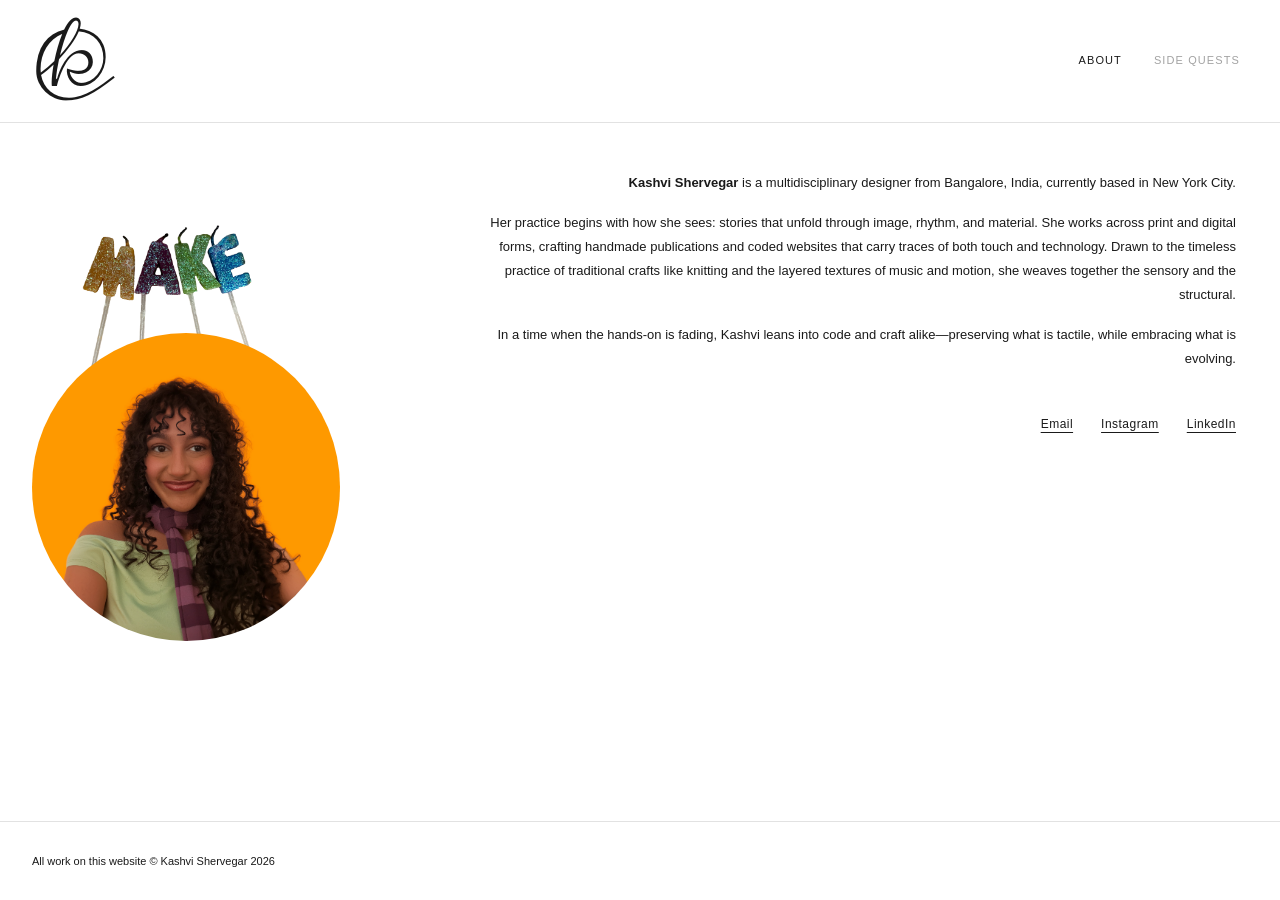
<file: about.html>
<!DOCTYPE html>
<html lang="en">
<head>
  <meta charset="UTF-8" />
  <meta name="viewport" content="width=device-width, initial-scale=1.0" />
  <title>About — Kashvi Shervegar</title>
  <link rel="stylesheet" href="static/css/style.css" />
  <link rel="icon" type="image/png" sizes="32x32" href="favicon-32x32.png" />
  <link rel="icon" type="image/png" sizes="16x16" href="favicon-16x16.png" />

</head>
<body class="about">

<header class="site-header">
  <div class="header-inner">
    <div class="header-left">
      <a href="index.html" class="logo-link" aria-label="Home">
        <span class="logo-text">k</span>
      </a>
    </div>
    <div class="header-right">
      <nav class="header-nav-right">
        <a href="about.html" data-nav class="active">ABOUT</a>
        <a href="sidequests.html" data-nav>SIDE QUESTS</a>
      </nav>
    </div>
  </div>
</header>

<div class="site-wrapper">
  <main class="site-main">
    <div class="about-layout">

      <!-- LEFT: profile photo with make image sitting on head -->
      <div class="about-photo-col">
        <div class="about-photo-stack">
          <img src="static/images/self.png" alt="Kashvi Shervegar" class="about-photo" />
          <img src="static/images/about/make.png" alt="" class="about-make" />
        </div>
      </div>

      <!-- RIGHT: bio + links -->
      <div class="about-text-col">
        <div class="about-bio">
          <p>
            <strong>Kashvi Shervegar</strong> is a multidisciplinary designer from Bangalore, India,
            currently based in New York City.
          </p>
          <p>
            Her practice begins with how she sees: stories that unfold through image,
            rhythm, and material. She works across print and digital forms, crafting
            handmade publications and coded websites that carry traces of both touch
            and technology. Drawn to the timeless practice of traditional crafts like
            knitting and the layered textures of music and motion, she weaves together
            the sensory and the structural.
          </p>
          <p>
            In a time when the hands-on is fading, Kashvi leans into code and craft
            alike&mdash;preserving what is tactile, while embracing what is evolving.
          </p>
        </div>

        <div class="about-links">
          <a href="mailto:kashvi.shervegar@gmail.com">Email</a>
          <a href="https://www.instagram.com/kashmakesart/" target="_blank" rel="noopener">Instagram</a>
          <a href="https://www.linkedin.com/in/kashvi-shervegar/" target="_blank" rel="noopener">LinkedIn</a>
        </div>
      </div>

    </div>
  </main>
  <footer class="about-footer">
    <p>All work on this website &copy; Kashvi Shervegar 2026</p>
  </footer>
</div>

<script src="static/js/main.js"></script>
</body>
</html>
</file>
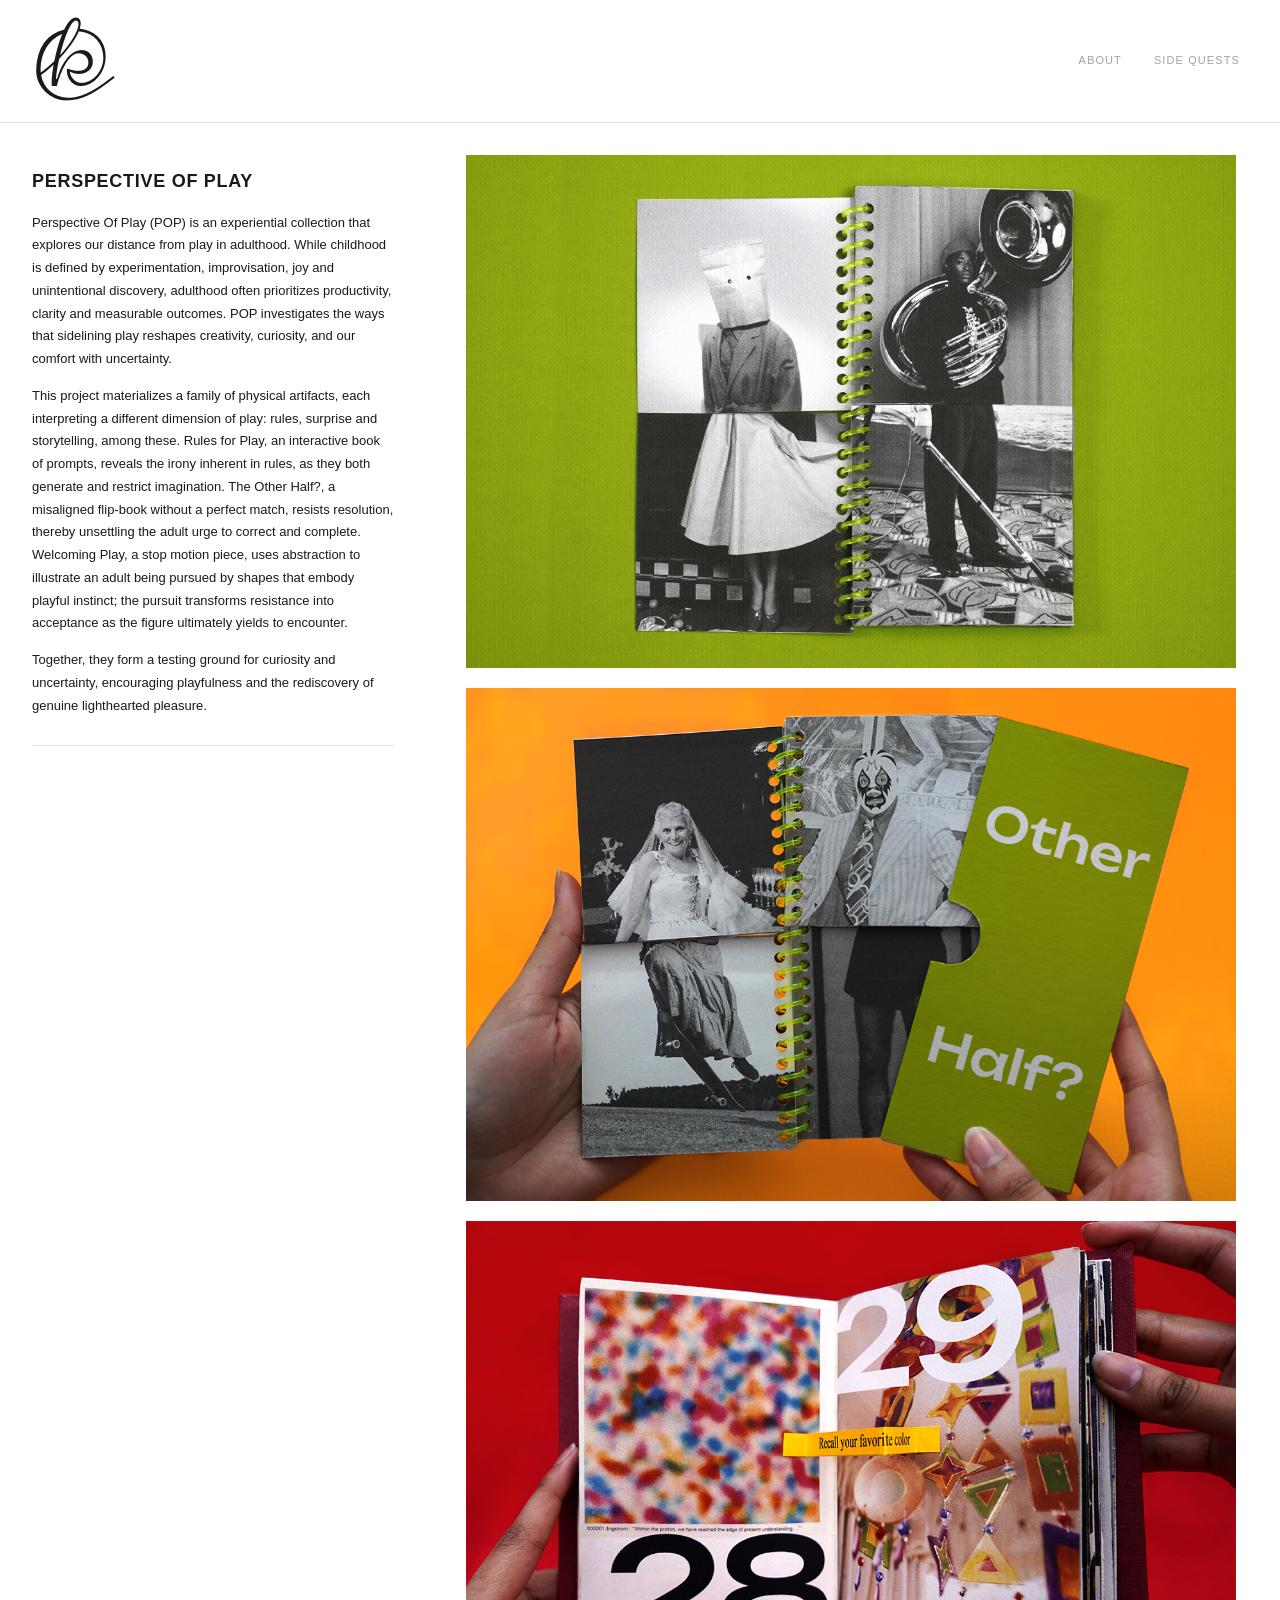
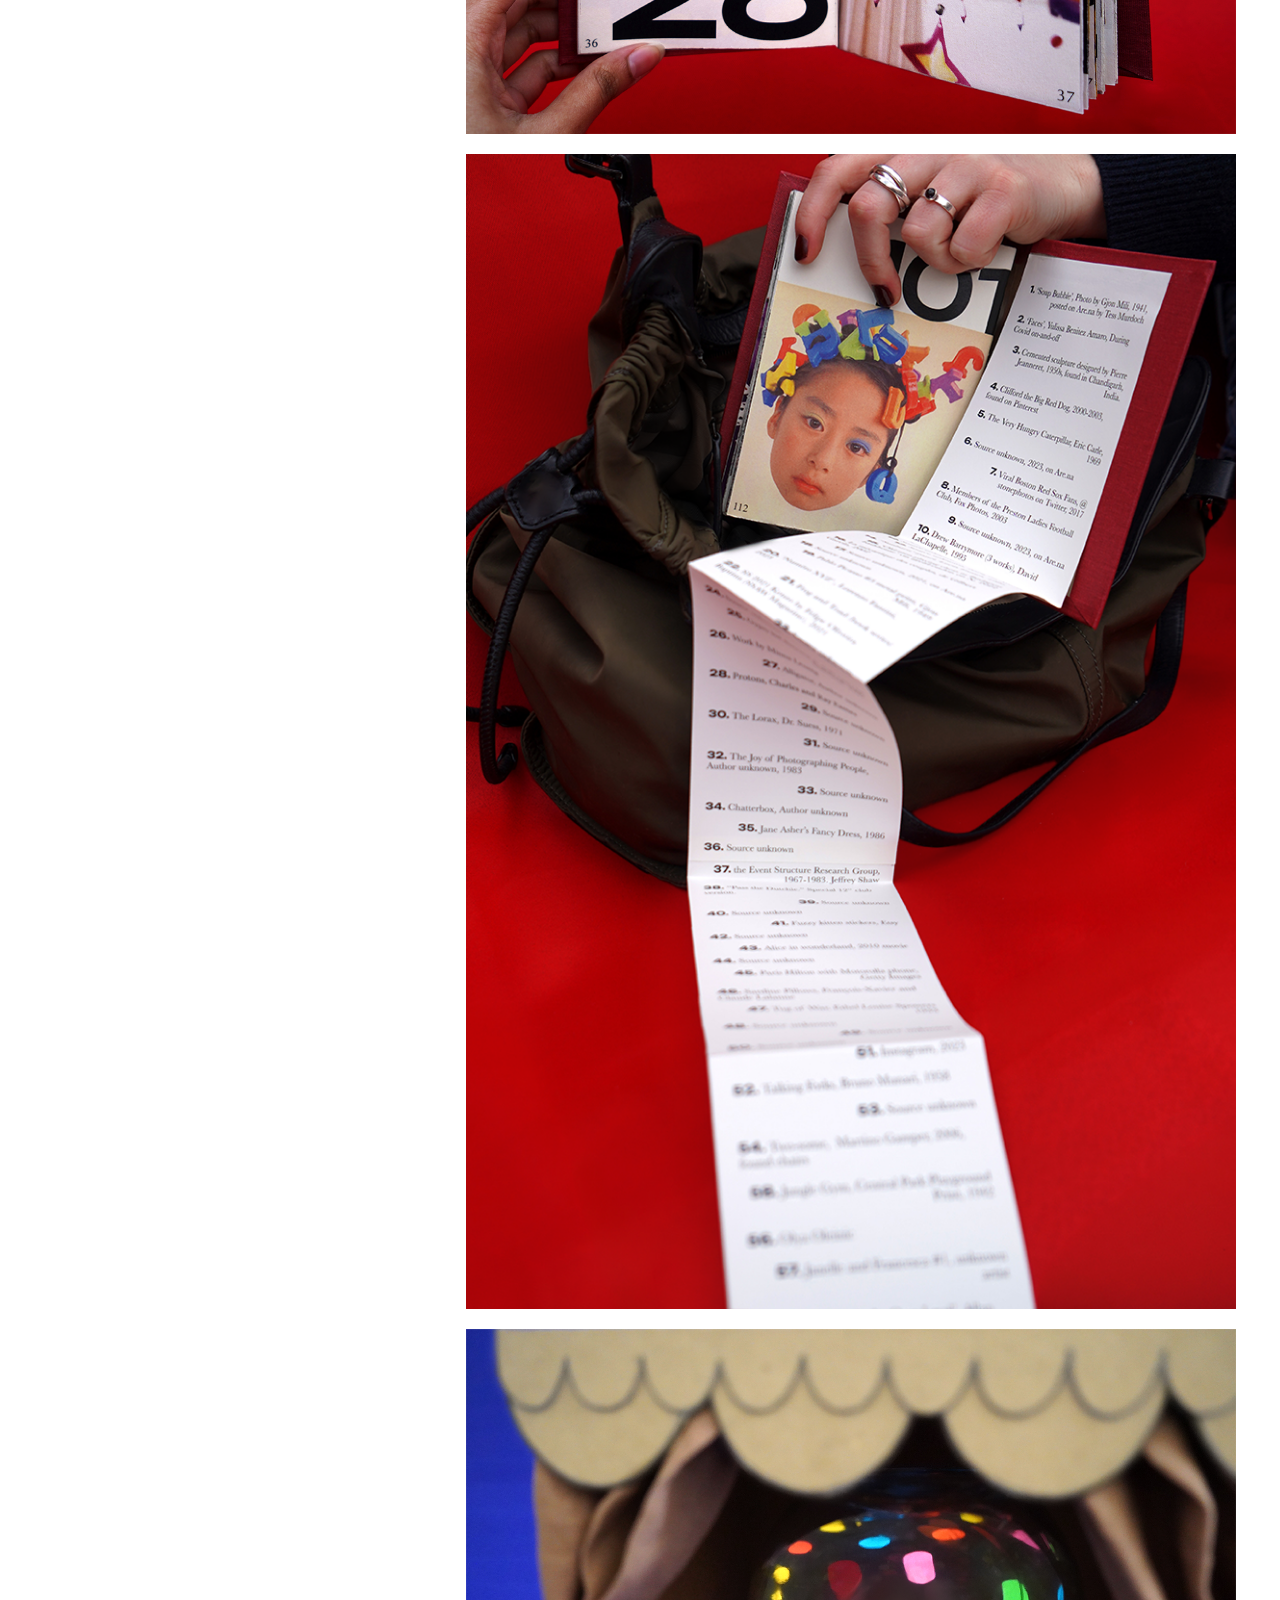
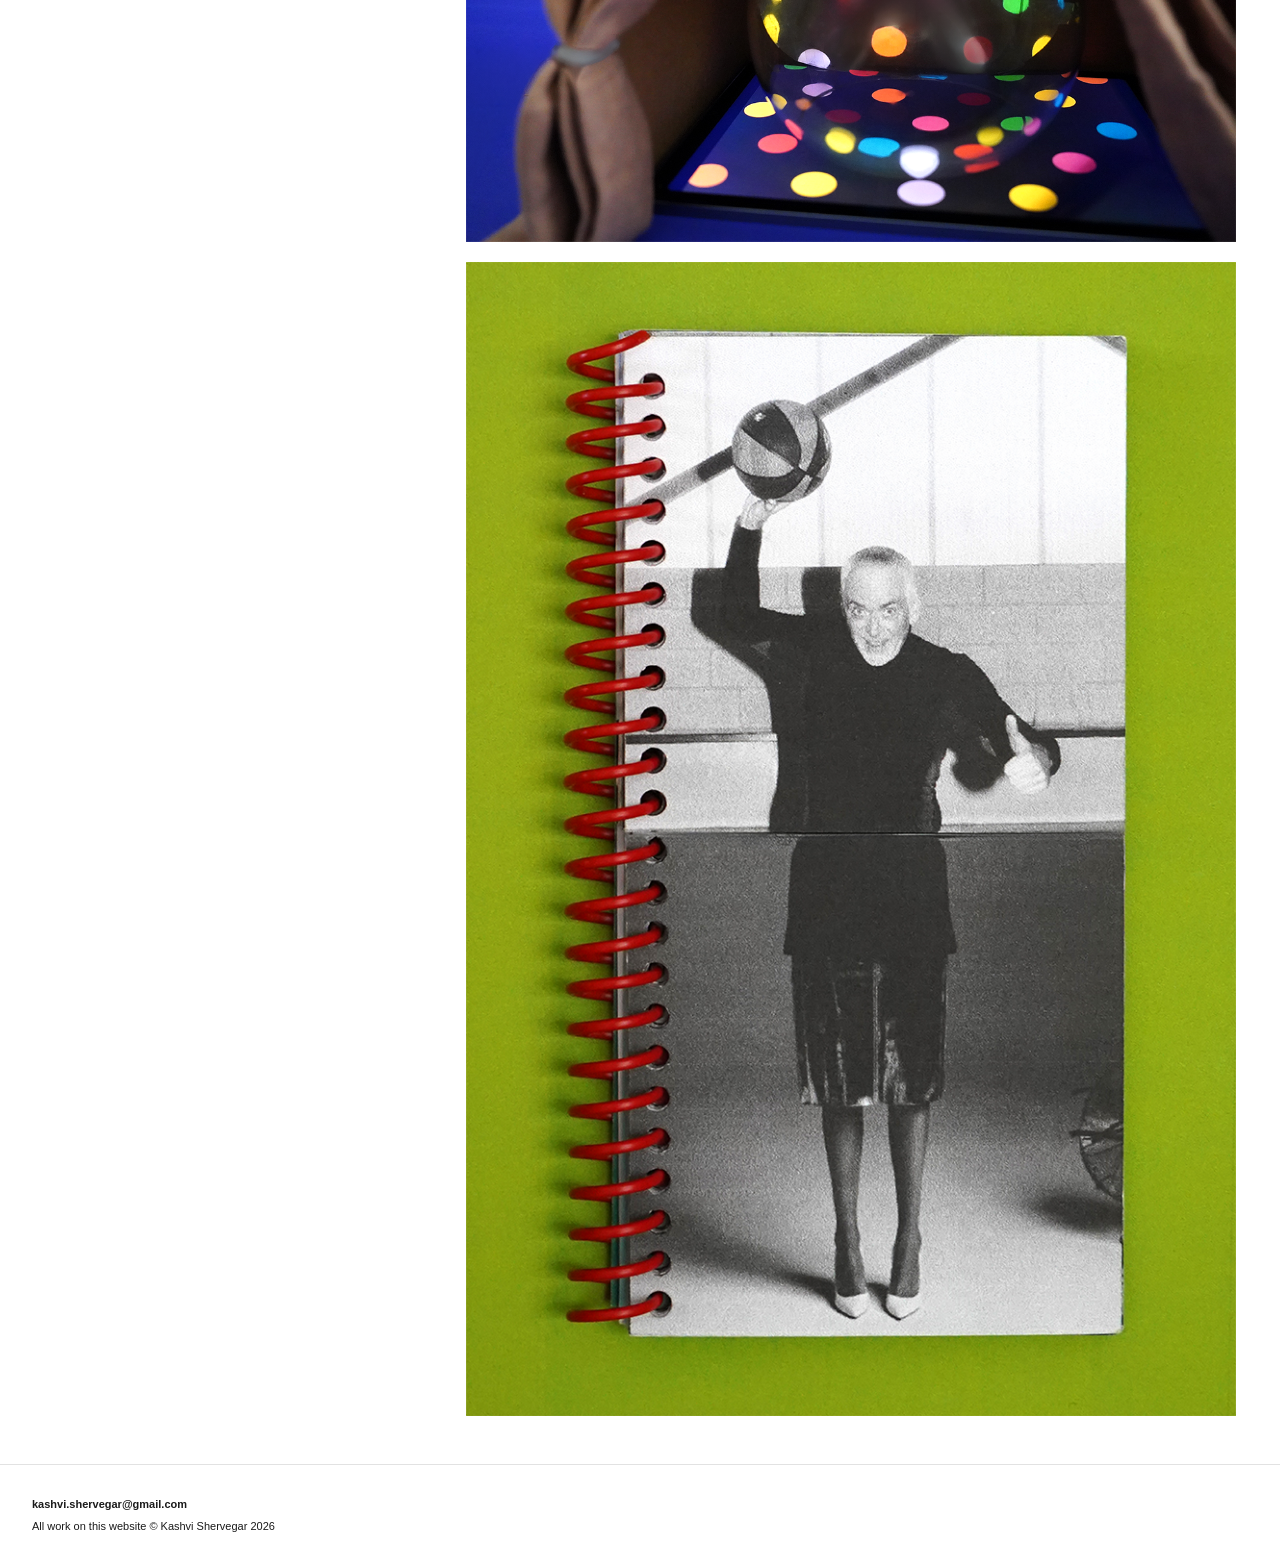
<file: project-four.html>
<!DOCTYPE html>
<html lang="en">
<head>
  <meta charset="UTF-8" />
  <meta name="viewport" content="width=device-width, initial-scale=1.0" />
  <title>Perspective of Play — Kashvi Shervegar</title>
  <link rel="stylesheet" href="static/css/style.css" />
  <link rel="icon" type="image/png" sizes="32x32" href="favicon-32x32.png" />
  <link rel="icon" type="image/png" sizes="16x16" href="favicon-16x16.png" />
  
</head>
<body class="interior">

<header class="site-header">
  <div class="header-inner">
    <div class="header-left">
      <a href="index.html" class="logo-link" aria-label="Home">
        <span class="logo-text">k</span>
      </a>
    </div>
    <div class="header-right">
      <nav class="header-nav-right">
        <a href="about.html" data-nav>ABOUT</a>
        <a href="sidequests.html" data-nav>SIDE QUESTS</a>
      </nav>
    </div>
  </div>
</header>

<div class="site-wrapper">
  <main class="site-main">
    <div class="project-page-layout">

      <!-- LEFT: title + description (sticky) -->
      <div class="project-info">
        <h1 class="project-title">Perspective of Play</h1>
        <div class="project-description">
          <p>Perspective Of Play (POP) is an experiential collection that explores our distance from play in adulthood. While childhood is defined by experimentation, improvisation, joy and unintentional discovery, adulthood often prioritizes productivity, clarity and measurable outcomes. POP investigates the ways that sidelining play reshapes creativity, curiosity, and our comfort with uncertainty.</p>
          <p>This project materializes a family of physical artifacts, each interpreting a different dimension of play: rules, surprise and storytelling, among these. Rules for Play, an interactive book of prompts, reveals the irony inherent in rules, as they both generate and restrict imagination. The Other Half?, a misaligned flip-book without a perfect match, resists resolution, thereby unsettling the adult urge to correct and complete. Welcoming Play, a stop motion piece, uses abstraction to illustrate an adult being pursued by shapes that embody playful instinct; the pursuit transforms resistance into acceptance as the figure ultimately yields to encounter.</p>
          <p>Together, they form a testing ground for curiosity and uncertainty, encouraging playfulness and the rediscovery of genuine lighthearted pleasure.</p>
        </div>
        <div class="project-meta">
          
        </div>
      </div>

      <!-- RIGHT: visuals scroll -->
      <div class="project-visuals">
        <div class="visual-item"><img src="static/images/projects/POP/hero1.gif" alt="" /></div>
        <div class="visual-item"><img src="static/images/projects/POP/2.png" alt="" /></div>
        <div class="visual-item"><img src="static/images/projects/POP/3.png" alt="" /></div>
        <div class="visual-item"><img src="static/images/projects/POP/4.png" alt="" /></div>
        <div class="visual-item"><img src="static/images/projects/POP/5.png" alt="" /></div>
        <div class="visual-item"><img src="static/images/projects/POP/Extra-portrait.png" alt="" /></div>
      </div>

    </div>
  </main>
  
  <footer class="site-footer">
    <div class="footer-left">
      <a href="mailto:kashvi.shervegar@gmail.com">kashvi.shervegar@gmail.com</a><br>
      All work on this website &copy; Kashvi Shervegar 2026
    </div>
  </footer>
</div>
<script src="static/js/main.js"></script>
</body>
</html>
</file>
<file: static/css/style.css>
/* =============================================
   KASHVI SHERVEGAR — PORTFOLIO
   ============================================= */

@font-face {
  font-family: 'Enclosed';
  src: url('../fonts/Enclosed-Regular.otf') format('opentype');
  font-weight: normal;
  font-style: normal;
}

/* ── Variables ─────────────────────────────── */
:root {
  --color-bg:          #ffffff;
  --color-text:        #1a1a1a;
  --color-text-light:  #888888;
  --color-placeholder: #9e7b7b;
  --color-rule:        #e2e2e2;

  --font-logo: 'Enclosed', serif;       /* logo ONLY */
  --font-sans: 'Helvetica Neue', Helvetica, Arial, sans-serif;

  --left-w: 33vw;   /* left panel width */
}

/* ── Reset ─────────────────────────────────── */
*, *::before, *::after {
  box-sizing: border-box;
  margin: 0;
  padding: 0;
}

html, body {
  height: 100%;
  overflow: hidden;           /* landing page never scrolls; interior overrides below */
}

html:has(body.interior) {
  overflow: auto;
  height: auto;
}

body {
  background: var(--color-bg);
  color: var(--color-text);
  font-family: var(--font-sans);
  font-size: 13px;
  line-height: 1.55;
  -webkit-font-smoothing: antialiased;
}

a {
  color: inherit;
  text-decoration: none;
}

img, video {
  display: block;
  max-width: 100%;
  height: auto;
}

/* =============================================
   LANDING PAGE — fixed left, scroll right
   ============================================= */

.landing-page {
  display: flex;
  width: 100vw;
  height: 100vh;
  overflow: hidden;
}

/* ── LEFT PANEL — fixed, full height, never scrolls ── */
.landing-panel-left {
  position: fixed;
  top: 0;
  left: 0;
  width: var(--left-w);
  height: 100vh;
  display: flex;
  flex-direction: column;
  justify-content: space-between;
  padding: 0;
  background: var(--color-bg);
  z-index: 10;
  border-right: 1px solid var(--color-rule);
}

/* Top section: logo + nav */
.lp-header {
  padding: 28px 64px 0 32px;
  display: flex;
  align-items: center;
  justify-content: space-between;
}

.logo-link {
  display: flex;
  align-items: center;
  flex-shrink: 0;
}

/* ONLY element using Enclosed font */
.logo-text {
  font-family: var(--font-logo);
  font-size: 72px;
  line-height: 1;
  color: var(--color-text);
  letter-spacing: -2px;
}

.lp-nav {
  display: contents;
}

.lp-nav a {
  font-size: 11px;
  letter-spacing: 0.1em;
  text-transform: uppercase;
  opacity: 0.4;
  transition: opacity 0.18s;
}

.lp-nav a:hover {
  opacity: 1;
}

/* Middle section: Theo circle + scroll hint, vertically centred */
.lp-center {
  flex: 1;
  display: flex;
  flex-direction: column;
  align-items: center;
  justify-content: center;
  gap: 20px;
  padding: 24px 32px;
}

.animation-container {
  position: relative;
  width: 220px;
  height: 220px;
  flex-shrink: 0;
}

.animation-container img,
.animation-container video {
  width: 100%;
  height: 100%;
  object-fit: contain;
}

.animation-placeholder-text {
  color: rgba(255,255,255,0.7);
  font-size: 11px;
  text-align: center;
  padding: 20px;
  line-height: 1.65;
}

.scroll-hint {
  font-size: 12px;
  color: var(--color-text-light);
  letter-spacing: 0.02em;
}

/* Bottom section: email + copyright */
.lp-footer {
  padding: 0 32px 32px 32px;
  display: flex;
  flex-direction: column;
  gap: 3px;
  font-size: 11px;
  line-height: 1.9;
  color: var(--color-text);
}

.lp-footer a {
  font-weight: 600;
}

.lp-footer a:hover {
  opacity: 0.5;
}

/* ── RIGHT PANEL — offset by left width, scrolls vertically ── */
.landing-panel-right {
  margin-left: var(--left-w);
  width: calc(100vw - var(--left-w));
  height: 100vh;
  overflow-y: auto;
  display: flex;
  flex-direction: column;
}

/* Bio strip — sits at the very top of the right panel */
.lp-bio {
  padding: 38px 44px;
  font-size: 13px;
  line-height: 1.65;
  text-align: right;
  color: var(--color-text);
  border-bottom: 1px solid var(--color-rule);
  flex-shrink: 0;
}

/* Projects stack */
.lp-projects {
  display: flex;
  flex-direction: column;
  padding: 32px 44px 48px;
  gap: 20px;
}

.project-preview-link {
  display: block;
  position: relative;
  aspect-ratio: 16 / 10;
  overflow: hidden;
}

.project-preview-link img,
.project-preview-link video {
  width: 100%;
  height: 100%;
  object-fit: cover;
  transition: transform 0.55s cubic-bezier(0.25, 0.46, 0.45, 0.94);
}

.project-preview-link:hover img,
.project-preview-link:hover video {
  transform: scale(1.03);
}

.project-preview-link.portrait img {
  object-position: right center;
}

/* Dark scrim overlay on hover */
.project-preview-link::after {
  content: '';
  position: absolute;
  inset: 0;
  background: rgba(0, 0, 0, 0.38);
  opacity: 0;
  transition: opacity 0.3s ease;
  z-index: 1;
}

.project-preview-link:hover::after {
  opacity: 1;
}

.project-preview-label {
  position: absolute;
  top: 50%;
  left: 50%;
  transform: translate(-50%, -50%);
  font-size: 11px;
  letter-spacing: 0.12em;
  text-transform: uppercase;
  color: rgba(255, 255, 255, 0.95);
  white-space: nowrap;
  opacity: 0;
  transition: opacity 0.3s ease;
  z-index: 2;
}

.project-preview-link:hover .project-preview-label {
  opacity: 1;
}

.project-placeholder {
  width: 100%;
  height: 100%;
  min-height: 320px;
  background: var(--color-placeholder);
  display: flex;
  align-items: center;
  justify-content: center;
}

.project-placeholder span {
  color: rgba(255,255,255,0.5);
  font-size: 11px;
  letter-spacing: 0.06em;
}

/* =============================================
   INTERIOR PAGES — normal scroll, shared header
   ============================================= */

/* Interior pages restore normal scroll */
body.interior {
  overflow: auto;
  height: auto;
}

/* About page: single viewport, no scroll */
body.about {
  display: flex;
  flex-direction: column;
  height: 100vh;
  overflow: hidden;
}

body.about .site-wrapper {
  flex: 1;
  display: flex;
  flex-direction: column;
  min-height: 0;
}

body.about .site-main {
  flex: 1;
  min-height: 0;
}

.site-header {
  position: sticky;
  top: 0;
  z-index: 100;
  background: var(--color-bg);
  border-bottom: 1px solid var(--color-rule);
}

.header-inner {
  display: grid;
  grid-template-columns: 33% 67%;
}

.header-left {
  padding: 28px 32px 22px;
  display: flex;
  align-items: flex-start;
  gap: 28px;
}

.header-right {
  padding: 22px 40px;
  display: flex;
  align-items: center;
  justify-content: flex-end;
}

.header-nav-right {
  display: flex;
  gap: 32px;
  font-size: 11px;
  letter-spacing: 0.1em;
  text-transform: uppercase;
}

.header-nav-right a {
  opacity: 0.4;
  transition: opacity 0.18s;
}

.header-nav-right a:hover,
.header-nav-right a.active {
  opacity: 1;
}

.site-wrapper {
  max-width: 1400px;
  margin: 0 auto;
}

/* =============================================
   FOOTER (interior pages)
   ============================================= */
.site-footer {
  border-top: 1px solid var(--color-rule);
  padding: 28px 32px;
}

.footer-left {
  font-size: 11px;
  line-height: 2;
  color: var(--color-text);
}

.footer-left a { font-weight: 600; }

/* =============================================
   PROJECT PAGE
   ============================================= */
.project-page-layout {
  display: grid;
  grid-template-columns: 33% 67%;
  min-height: calc(100vh - 100px);
  max-width: 1400px;
  margin: 0 auto;
}

.project-info {
  padding: 48px 28px 48px 32px;
  position: sticky;
  top: 100px;
  height: fit-content;
}

.project-title {
  font-size: 18px;
  font-weight: 700;
  letter-spacing: 0.04em;
  text-transform: uppercase;
  line-height: 1.15;
  margin-bottom: 20px;
}

.project-description {
  font-size: 13px;
  line-height: 1.75;
  color: var(--color-text);
}

.project-description p + p {
  margin-top: 14px;
}

.project-meta {
  margin-top: 28px;
  padding-top: 16px;
  border-top: 1px solid var(--color-rule);
  font-size: 10px;
  letter-spacing: 0.07em;
  text-transform: uppercase;
  color: var(--color-text-light);
  display: flex;
  flex-direction: column;
  gap: 5px;
}

.project-visuals {
  display: flex;
  flex-direction: column;
  padding: 32px 44px 48px;
  gap: 20px;
}

.visual-item img,
.visual-item video {
  width: 100%;
  display: block;
}

.visual-item video {
  aspect-ratio: 16 / 9;
  object-fit: cover;
}

.visual-placeholder {
  background: var(--color-placeholder);
  min-height: 420px;
  display: flex;
  align-items: center;
  justify-content: center;
}

.visual-placeholder span {
  color: rgba(255,255,255,0.5);
  font-size: 11px;
  letter-spacing: 0.07em;
  text-transform: uppercase;
}

/* =============================================
   ABOUT PAGE
   ============================================= */
.about-layout {
  display: grid;
  grid-template-columns: 33% 67%;
  height: 100%;
}

.about-photo-col {
  padding: 0 28px 0 32px;
  display: flex;
  align-items: center;
  justify-content: flex-start;
}

.about-photo-stack {
  position: relative;
  width: 85%;
  max-width: 326px;
  margin-top: 30px;
}

.about-photo {
  width: 100%;
  aspect-ratio: 1 / 1;
  border-radius: 50%;
  object-fit: cover;
  object-position: center center;
  display: block;
  position: relative;
  z-index: 2;
}

/* Rotated 90deg CW, centred on the top of the head, behind the photo */
.about-make {
  position: absolute;
  top: -8%;
  left: 43%;
  height: 498px;   /* controls visual width after rotation */
  width: auto;
  transform: translate(-50%, -50%) rotate(0deg);
  z-index: 1;
  object-fit: contain;
}

.about-text-col {
  padding: 48px 44px 48px 32px;
  display: flex;
  flex-direction: column;
}

.about-bio {
  font-size: 13px;
  line-height: 1.85;
  text-align: right;
  color: var(--color-text);
}

.about-bio strong { font-weight: 700; }

.about-bio p + p { margin-top: 16px; }

.about-links {
  margin-top: 44px;
  display: flex;
  gap: 28px;
  justify-content: flex-end;
  font-size: 12px;
  letter-spacing: 0.04em;
}

.about-links a {
  text-decoration: underline;
  text-underline-offset: 4px;
  transition: opacity 0.18s;
}

.about-links a:hover { opacity: 0.4; }

.about-resume {
  margin-top: auto;
  padding-top: 44px;
  display: flex;
  justify-content: flex-end;
  font-size: 12px;
  letter-spacing: 0.04em;
}

.about-resume a {
  text-decoration: underline;
  text-underline-offset: 4px;
  transition: opacity 0.18s;
}

.about-resume a:hover { opacity: 0.4; }

.about-footer {
  border-top: 1px solid var(--color-rule);
  padding: 28px 32px;
  flex-shrink: 0;
}

.about-footer p {
  font-size: 11px;
  line-height: 2;
}

/* =============================================
   SIDE QUESTS PAGE
   ============================================= */
.sidequests-grid {
  columns: 3;
  column-gap: 6px;
  padding: 40px 6px 6px;
}

.sidequest-item {
  break-inside: avoid;
  margin-bottom: 6px;
  overflow: hidden;
}

.sidequest-item img,
.sidequest-item video {
  width: 100%;
  display: block;
}

/* =============================================
   STOP MOTION FRAMES
   ============================================= */
.animation-container .frame {
  position: absolute;
  inset: 0;
  width: 100%;
  height: 100%;
  object-fit: contain;
  opacity: 0;
  transition: opacity 0.28s ease;
}

.animation-container .frame.active { opacity: 1; }

/* =============================================
   UTILITY
   ============================================= */
.visually-hidden {
  position: absolute;
  width: 1px; height: 1px;
  overflow: hidden;
  clip: rect(0,0,0,0);
  white-space: nowrap;
}

.lp-footer-mobile {
  display: none;
}

/* ── Project tags ──────────────────────────── */
.project-tags {
  display: flex;
  flex-wrap: wrap;
  gap: 6px;
  padding: 10px 0 4px;
}

.project-tag {
  font-family: var(--font-sans);
  font-size: 12px;
  letter-spacing: 0.06em;
  color: var(--color-text);
  background: #f0f0f0;
  border: 1px solid var(--color-rule);
  border-radius: 999px;
  padding: 5px 14px;
  white-space: nowrap;
}

/* =============================================
   MOBILE — max-width: 768px
   ============================================= */
@media (max-width: 768px) {

  /* Allow all pages to scroll on mobile */
  html, body {
    overflow: auto;
    height: auto;
  }

  /* ── LANDING PAGE ─────────────────────────── */
  .landing-page {
    flex-direction: column;
    height: auto;
    overflow: visible;
  }

  .landing-panel-left {
    position: relative;
    width: 100%;
    height: auto;
    border-right: none;
    border-bottom: 1px solid var(--color-rule);
  }

  .lp-header {
    padding: 20px 24px 16px;
  }

  .lp-center {
    display: none;
  }

  .lp-footer:not(.lp-footer-mobile) {
    display: none;
  }

  .lp-footer-mobile {
    display: flex;
    padding: 24px 16px 40px;
    border-top: 1px solid var(--color-rule);
    flex-direction: column-reverse;
  }

  .scroll-hint {
    display: none;
  }

  .landing-panel-right {
    margin-left: 0;
    width: 100%;
    height: auto;
    overflow: visible;
  }

  .lp-bio {
    padding: 24px;
    text-align: left;
  }

  .lp-projects {
    padding: 16px 16px 40px;
    gap: 12px;
  }

  /* ── INTERIOR HEADER ──────────────────────── */
  .header-inner {
    display: flex;
    align-items: center;
    justify-content: space-between;
  }

  .header-left {
    padding: 14px 20px 12px;
  }

  .header-right {
    padding: 12px 20px;
  }

  .logo-text {
    font-size: 52px;
  }

  .header-nav-right {
    gap: 20px;
    font-size: 10px;
  }

  /* ── PROJECT PAGES ────────────────────────── */
  .project-page-layout {
    grid-template-columns: 1fr;
    min-height: auto;
  }

  .project-info {
    position: static;
    padding: 28px 20px 20px;
    border-bottom: 1px solid var(--color-rule);
  }

  .project-title {
    font-size: 15px;
  }

  .project-visuals {
    padding: 16px 16px 40px;
    gap: 12px;
  }

  /* ── ABOUT PAGE ───────────────────────────── */
  html:has(body.about) {
    overflow: auto;
    height: auto;
  }

  body.about {
    display: block;
    height: auto;
    overflow: auto;
  }

  body.about .site-wrapper {
    display: block;
    flex: none;
  }

  body.about .site-main {
    min-height: auto;
  }

  .about-layout {
    grid-template-columns: 1fr;
    height: auto;
  }

  .about-photo-col {
    padding: 32px 20px 16px;
    justify-content: center;
  }

  .about-photo-stack {
    width: 55%;
    max-width: 220px;
    margin-top: 0;
    margin-left: auto;
    margin-right: auto;
  }

  .about-make {
    display: none;
  }

  .about-photo-stack {
    width: 72%;
    max-width: 280px;
  }

  .about-text-col {
    padding: 20px 20px 0;
  }

  .about-bio {
    text-align: left;
  }

  .about-links {
    justify-content: flex-start;
    margin-top: 28px;
  }

  .about-resume {
    justify-content: flex-start;
    padding-top: 28px;
    margin-top: 0;
  }

  .about-footer {
    margin-top: 32px;
    padding: 20px;
  }

  /* ── SIDEQUESTS ───────────────────────────── */
  .sidequests-grid {
    columns: 2;
    padding: 20px 4px 4px;
    column-gap: 4px;
  }

  .sidequest-item {
    margin-bottom: 4px;
  }

  /* ── FOOTER ───────────────────────────────── */
  .site-footer {
    padding: 20px;
  }
}
</file>
